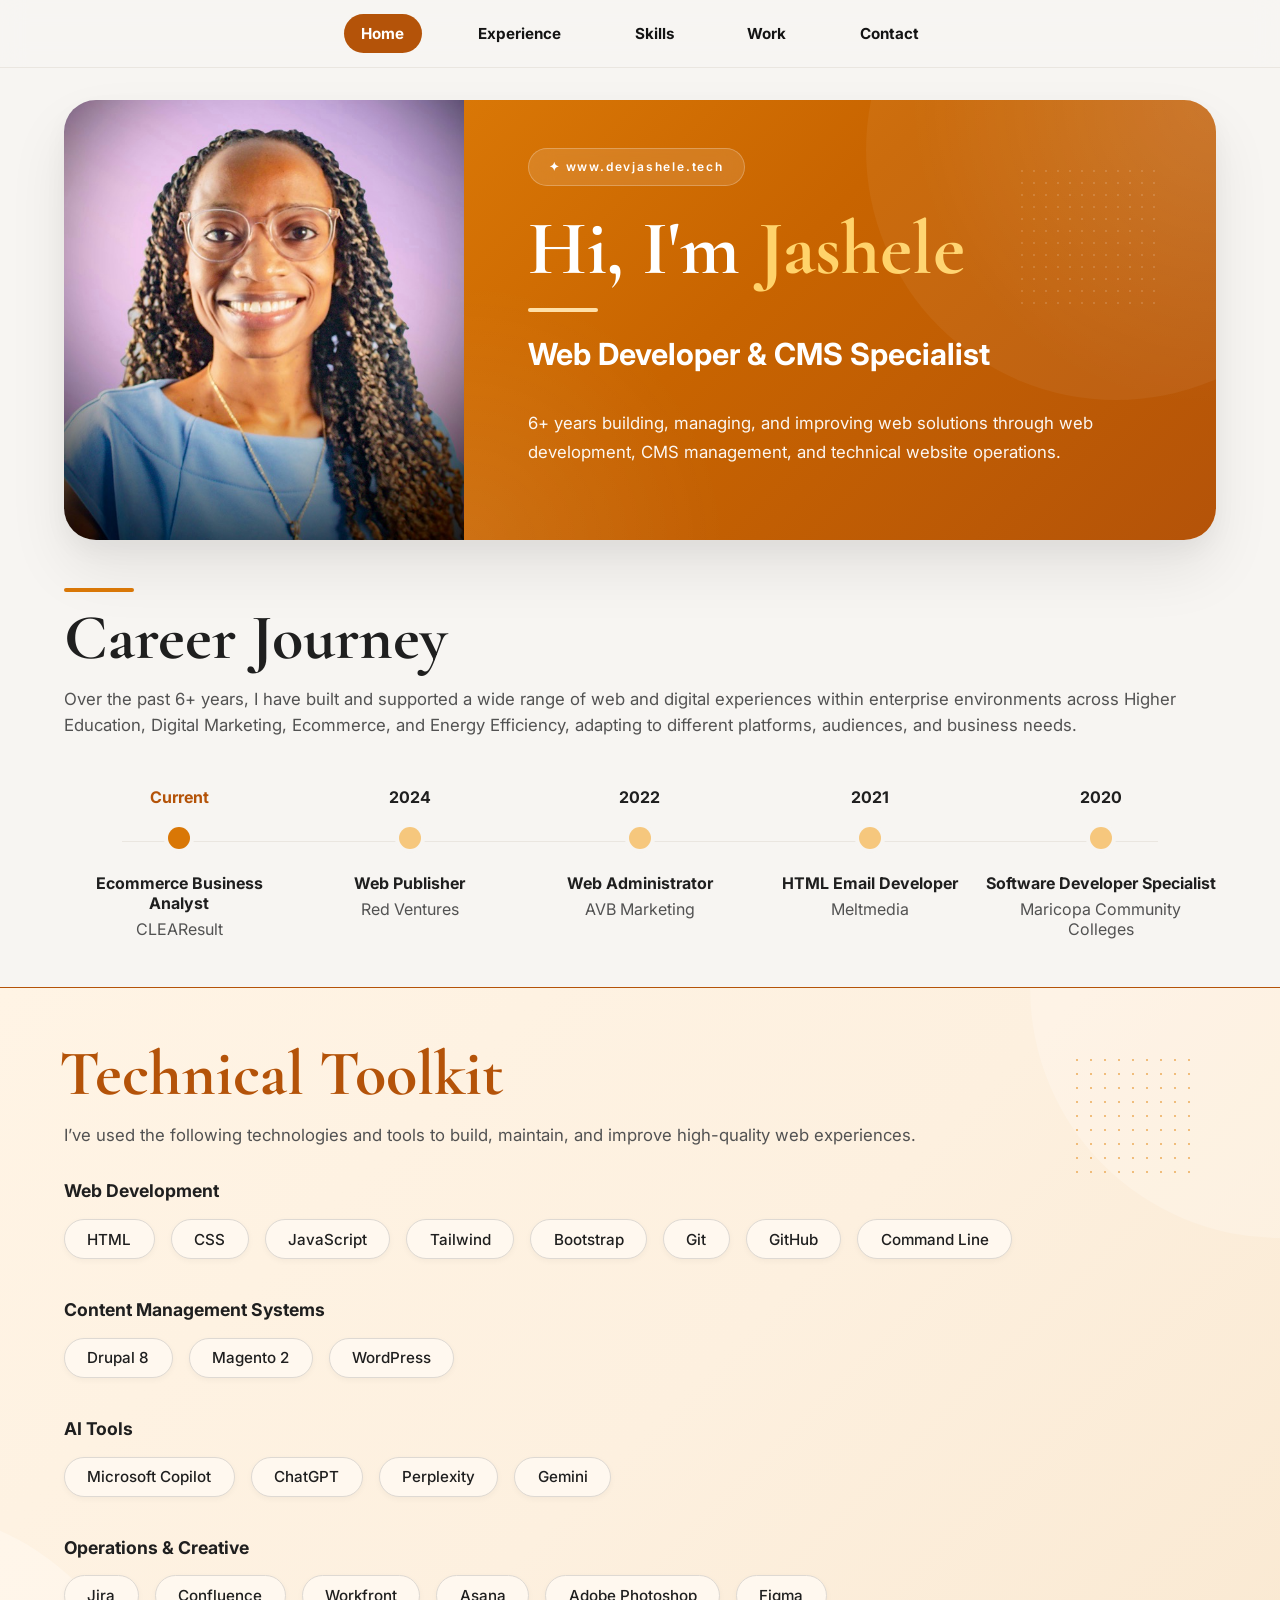
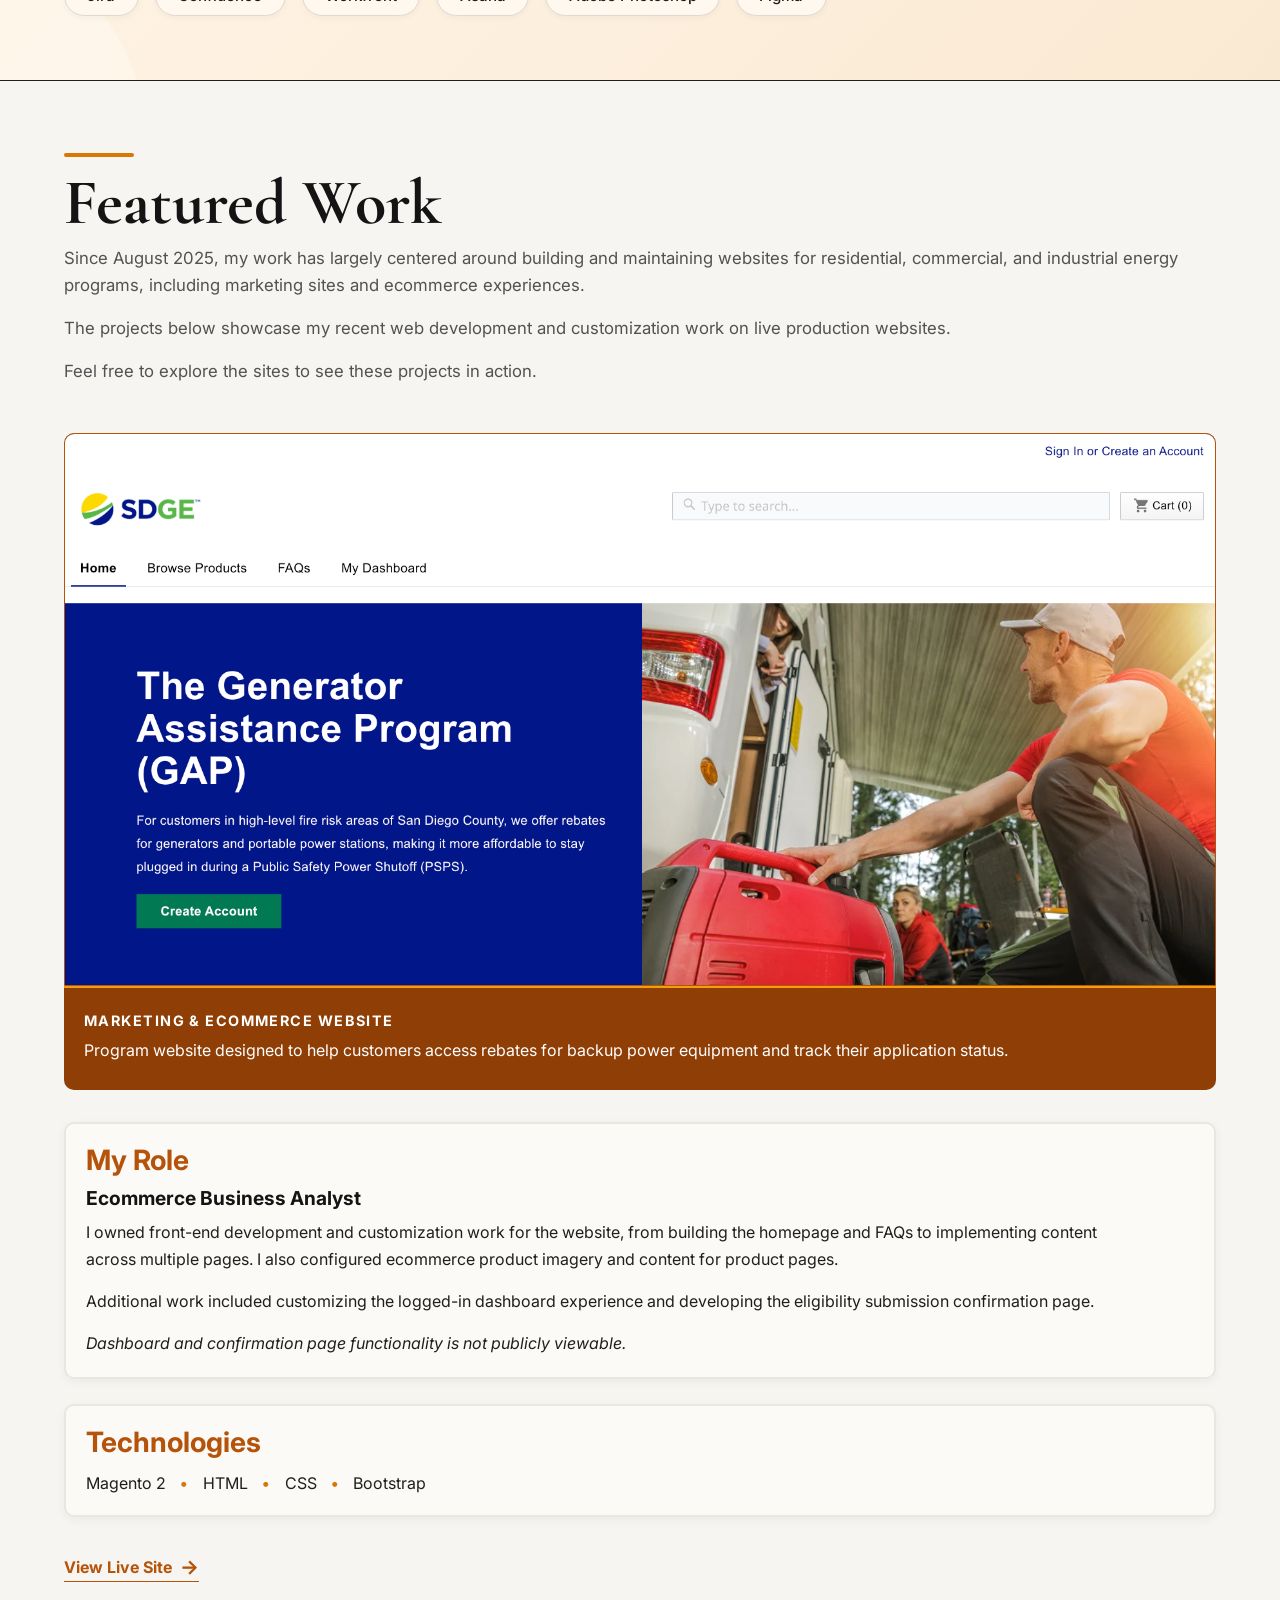
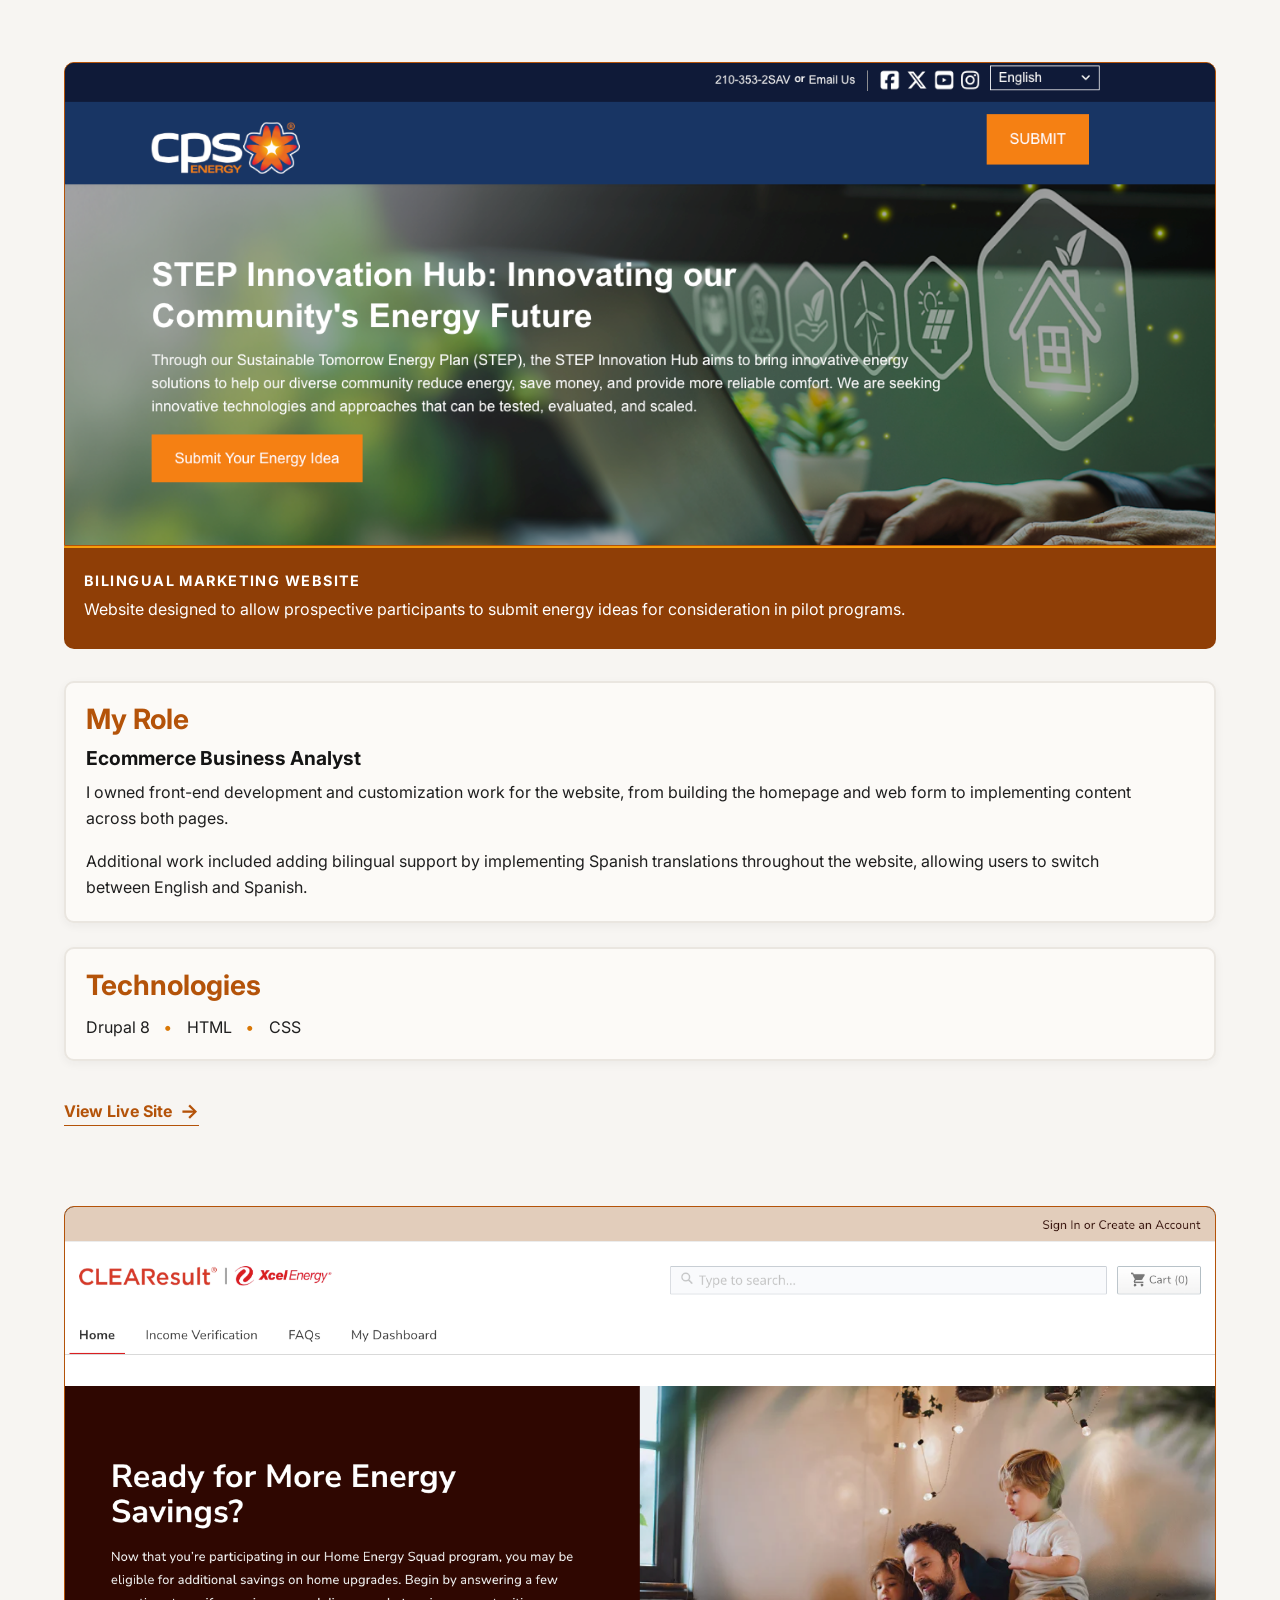
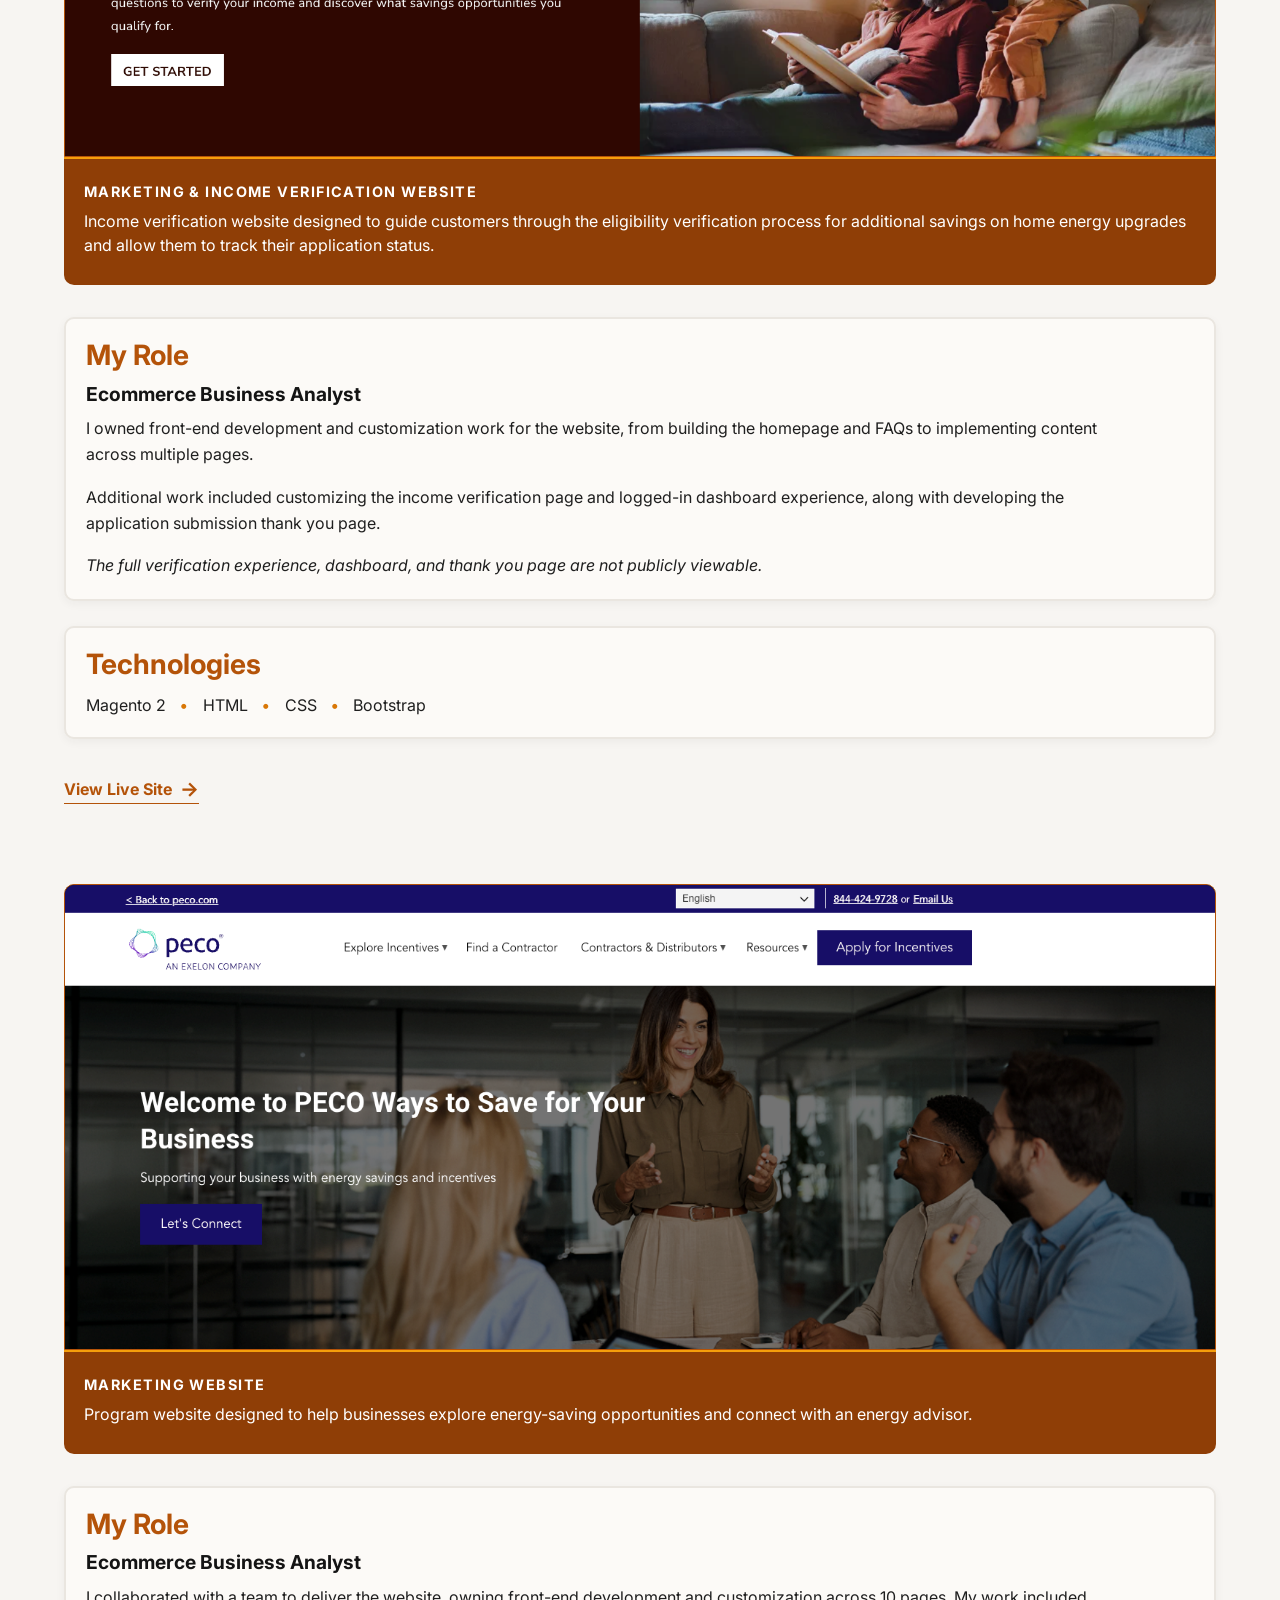
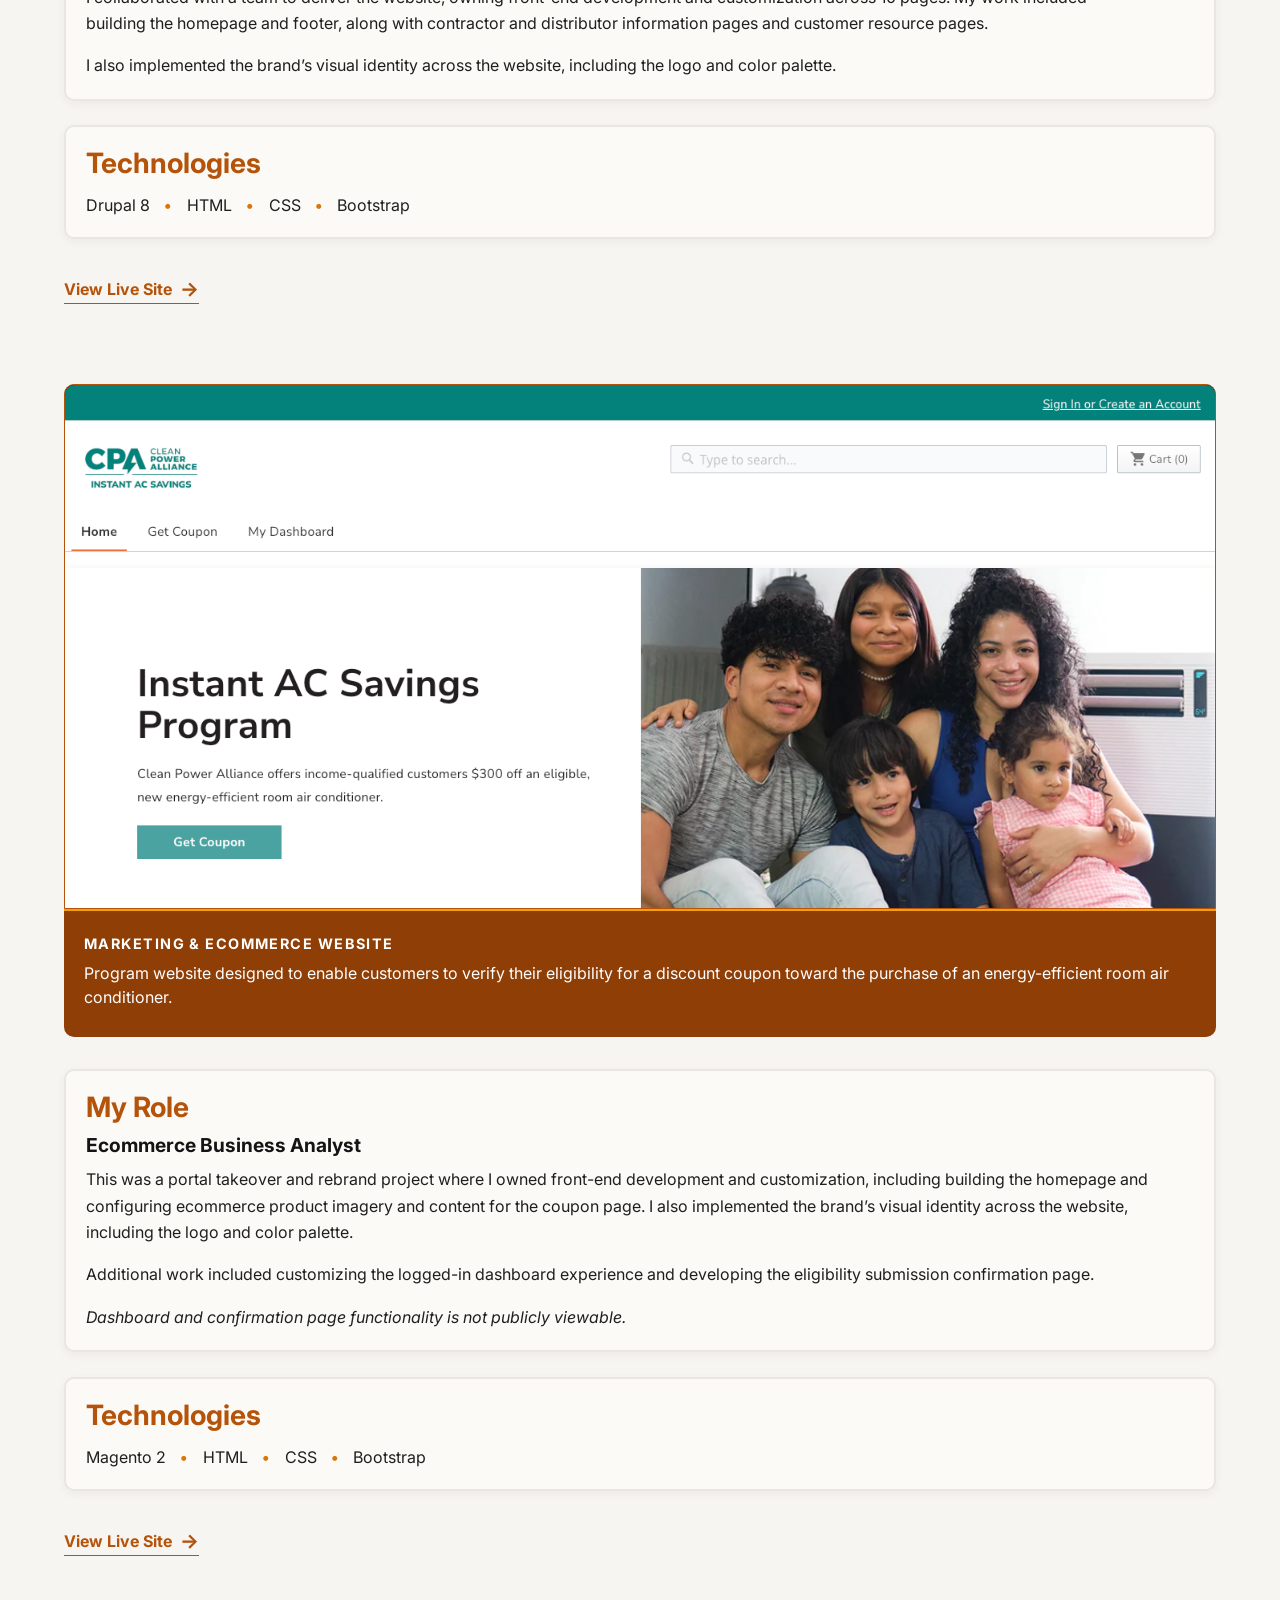
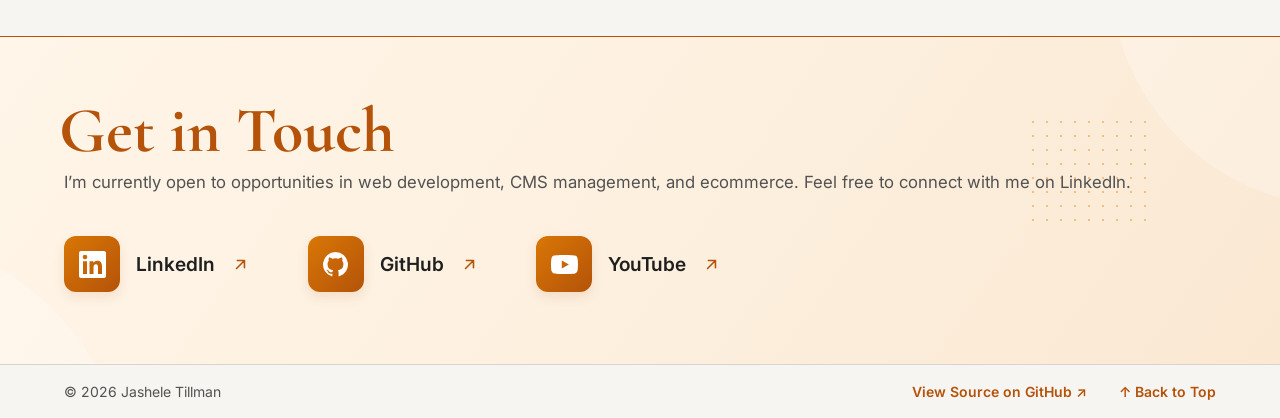
<file: index.html>
<!DOCTYPE html>

<html lang="en">

<head>

    <meta charset="UTF-8">

    <meta name="viewport" content="width=device-width, initial-scale=1.0">

    <title>Jashele T. | Web Developer & CMS Specialist</title>

    <meta name="description"
        content="Jashele Tillman - Web Developer & CMS Specialist - 6+ years building, managing, and improving web solutions through web development, CMS management, and technical website operations.">

    <link rel="icon" type="image/png" href="images/favicon.png">

    <link rel="icon" type="image/svg+xml" href="images/favicon.svg">

    <link rel="apple-touch-icon" href="images/favicon.png">



    <link rel="stylesheet" href="style.css">

    <link rel="preconnect" href="https://fonts.googleapis.com">

    <link rel="preconnect" href="https://fonts.gstatic.com" crossorigin>

    <link
        href="https://fonts.googleapis.com/css2?family=Cormorant+Garamond:wght@600;700&family=Inter:wght@400;500;600;700&display=swap"
        rel="stylesheet">

</head>

<body>

    <!-- ======================PRIMARY NAVIGATION====================== -->
    <nav class="site-nav" aria-label="Primary navigation">
        <a class="site-nav-link active" href="#home" aria-current="location">Home</a>
        <a class="site-nav-link" href="#career">Experience</a>
        <a class="site-nav-link" href="#toolkit">Skills</a>
        <a class="site-nav-link" href="#work">Work</a>
        <a class="site-nav-link" href="#contact">Contact</a>
    </nav>

    <!-- ======================HERO====================== -->
    <header class="hero" id="home">

        <div class="photo">
            <img src="images/jashele-headshot.JPG" alt="Portrait of Jashele">
        </div>

        <div class="intro">

            <div class="eyebrow">✦ www.devjashele.tech</div>

            <h1>Hi, I'm <span>Jashele</span></h1>

            <div class="accent-line"></div>

            <h2>
                Web Developer & CMS Specialist
            </h2>

            <p class="hero-copy">6+ years building, managing, and improving web solutions through web development, CMS
                management, and technical website operations.</p>

        </div>

    </header>

    <main>

        <!-- ======================CAREER JOURNEY====================== -->

        <section class="career-journey" id="career">

            <div class="section-heading">

                <div class="accent-line"></div>

                <h2>Career Journey</h2>

                <p>Over the past 6+ years, I have built and supported a wide range of web and digital experiences within
                    enterprise environments across Higher Education, Digital Marketing, Ecommerce, and Energy
                    Efficiency, adapting to different platforms, audiences, and business needs.</p>

            </div>

            <div class="career-timeline">

                <article class="career-item current">

                    <time datetime="2025">Current</time>

                    <div class="timeline-dot"></div>

                    <div class="career-details">
                        <h3>Ecommerce Business Analyst</h3>
                        <p>CLEAResult</p>
                    </div>

                </article>

                <article class="career-item">

                    <time datetime="2024">2024</time>

                    <div class="timeline-dot"></div>

                    <div class="career-details">
                        <h3>Web Publisher</h3>
                        <p>Red Ventures</p>
                    </div>

                </article>

                <article class="career-item">

                    <time datetime="2022">2022</time>

                    <div class="timeline-dot"></div>

                    <div class="career-details">
                        <h3>Web Administrator</h3>
                        <p>AVB Marketing</p>
                    </div>

                </article>

                <article class="career-item">

                    <time datetime="2021">2021</time>

                    <div class="timeline-dot"></div>

                    <div class="career-details">
                        <h3>HTML Email Developer</h3>
                        <p>Meltmedia</p>
                    </div>

                </article>

                <article class="career-item">

                    <time datetime="2020">2020</time>

                    <div class="timeline-dot"></div>

                    <div class="career-details">
                        <h3>Software Developer Specialist</h3>
                        <p>Maricopa Community Colleges</p>
                    </div>

                </article>

            </div>

        </section>

        <!-- ======================TECHNICAL TOOLKIT====================== -->

        <section class="technical-toolkit" id="toolkit">

            <div class="toolkit-shape toolkit-shape-left"></div>
            <div class="toolkit-shape toolkit-shape-right"></div>

            <div class="toolkit-dots"></div>

            <div class="toolkit-content">

                <h2>Technical Toolkit</h2>

                <p>I’ve used the following technologies and tools to build, maintain, and improve high-quality web
                    experiences.</p>

                <h3>Web Development</h3>

                <div class="toolkit-list">
                    <span>HTML</span>
                    <span>CSS</span>
                    <span>JavaScript</span>
                    <span>Tailwind</span>
                    <span>Bootstrap</span>
                    <span>Git</span>
                    <span>GitHub</span>
                    <span>Command Line</span>
                </div>

                <h3>Content Management Systems</h3>

                <div class="toolkit-list">
                    <span>Drupal 8</span>
                    <span>Magento 2</span>
                    <span>WordPress</span>
                </div>

                <h3>AI Tools</h3>

                <div class="toolkit-list">
                    <span>Microsoft Copilot</span>
                    <span>ChatGPT</span>
                    <span>Perplexity</span>
                    <span>Gemini</span>
                </div>

                <h3>Operations & Creative</h3>

                <div class="toolkit-list">
                    <span>Jira</span>
                    <span>Confluence</span>
                    <span>Workfront</span>
                    <span>Asana</span>
                    <span>Adobe Photoshop</span>
                    <span>Figma</span>
                </div>

            </div>

        </section>

        <!-- ======================FEATURED WORK====================== -->

        <section class="featured-work" id="work">

            <div class="featured-work-content">

                <div class="section-heading">

                    <div class="accent-line"></div>

                    <h2>Featured Work</h2>

                    <p>Since August 2025, my work has largely centered around building and maintaining websites for
                        residential, commercial, and industrial energy programs, including marketing sites and ecommerce
                        experiences.</p>

                    <p class="feat-work-p">The projects below showcase my recent web development and customization work
                        on live production websites.</p>

                    <p class="feat-work-p">Feel free to explore the sites to see these projects in action.</p>

                </div>

                <div class="project-list">

                    <!-- ======================Marketing & Ecommerce Website====================== -->

                    <article id="marketing-ecommerce-website" class="project">

                        <a class="project-image" href="https://sdgegap.clearesult.com/"
                            aria-label="View marketing and ecommerce website" target="_blank"
                            rel="nofollow noopener noreferrer">
                            <img src="images/power-equip-site.png" alt="Marketing and ecommerce website homepage">
                        </a>

                        <div class="project-summary">

                            <span class="project-type">Marketing &amp; Ecommerce Website</span>

                            <p>Program website designed to help customers access rebates for backup power equipment and
                                track their application status.</p>

                        </div>

                        <div class="project-details">

                            <div class="project-section">

                                <h3>My Role</h3>

                                <h4>Ecommerce Business Analyst</h4>

                                <p>I owned front-end development and customization work for the website, from building
                                    the homepage and FAQs to implementing content across multiple pages. I also
                                    configured ecommerce product imagery and content for product pages.</p>

                                <p class="feat-work-p">Additional work included customizing the logged-in dashboard
                                    experience and developing the eligibility submission confirmation page.</p>

                                <p class="project-note">Dashboard and confirmation page functionality is not publicly
                                    viewable.</p>

                            </div>

                            <div class="project-section project-technologies-section">

                                <h3>Technologies</h3>

                                <div class="project-technologies" aria-label="Technologies used">

                                    <span>Magento 2</span>
                                    <span>HTML</span>
                                    <span>CSS</span>
                                    <span>Bootstrap</span>
                                </div>

                            </div>

                            <a class="project-link" href="https://sdgegap.clearesult.com/" target="_blank"
                                rel="nofollow noopener noreferrer">
                                View Live Site
                                <span aria-hidden="true">→</span>
                            </a>

                        </div>

                    </article>

                    <!-- ======================Bilingual Marketing Website====================== -->

                    <article id="bilingual-marketing-website" class="project">

                        <a class="project-image" href="https://innovate.cpsenergy.com/cps-partners/"
                            aria-label="View bilingual marketing website" target="_blank"
                            rel="nofollow noopener noreferrer">
                            <img src="images/bilingual-marketing-site.png" alt="Bilingual marketing website homepage">
                        </a>

                        <div class="project-summary">

                            <span class="project-type">Bilingual Marketing Website</span>

                            <p>Website designed to allow prospective participants to submit energy ideas for
                                consideration in pilot programs.</p>

                        </div>

                        <div class="project-details">

                            <div class="project-section">

                                <h3>My Role</h3>

                                <h4>Ecommerce Business Analyst</h4>

                                <p>I owned front-end development and customization work for the website, from building
                                    the homepage and web form to implementing content across both pages.</p>

                                <p class="feat-work-p">Additional work included adding bilingual support by implementing
                                    Spanish translations throughout the website, allowing users to switch between
                                    English and Spanish.</p>

                            </div>

                            <div class="project-section project-technologies-section">

                                <h3>Technologies</h3>

                                <div class="project-technologies" aria-label="Technologies used">

                                    <span>Drupal 8</span>
                                    <span>HTML</span>
                                    <span>CSS</span>
                                </div>

                            </div>

                            <a class="project-link" href="https://innovate.cpsenergy.com/cps-partners/" target="_blank"
                                rel="nofollow noopener noreferrer">
                                View Live Site
                                <span aria-hidden="true">→</span>
                            </a>

                        </div>

                    </article>

                    <!-- ======================Income Verification Website====================== -->

                    <article id="income-verification-website" class="project">

                        <a class="project-image" href="https://xcelenergycoresqualify.clearesult.com/"
                            aria-label="View income verification website" target="_blank"
                            rel="nofollow noopener noreferrer">
                            <img src="images/income-verif-site.png" alt="Income verification website homepage">
                        </a>

                        <div class="project-summary">

                            <span class="project-type">Marketing & Income Verification Website</span>

                            <p>Income verification website designed to guide customers through the eligibility
                                verification process for additional savings on home energy upgrades and allow them to
                                track their application status.</p>

                        </div>

                        <div class="project-details">

                            <div class="project-section">

                                <h3>My Role</h3>

                                <h4>Ecommerce Business Analyst</h4>

                                <p>I owned front-end development and customization work for the website, from building
                                    the homepage and FAQs to implementing content across multiple pages.</p>

                                <p class="feat-work-p">Additional work included customizing the income verification page
                                    and logged-in dashboard experience, along with developing the application submission
                                    thank you page.</p>

                                <p class="project-note">The full verification experience, dashboard, and thank you page
                                    are not publicly viewable.</p>

                            </div>

                            <div class="project-section project-technologies-section">

                                <h3>Technologies</h3>

                                <div class="project-technologies" aria-label="Technologies used">

                                    <span>Magento 2</span>
                                    <span>HTML</span>
                                    <span>CSS</span>
                                    <span>Bootstrap</span>
                                </div>

                            </div>

                            <a class="project-link" href="https://xcelenergycoresqualify.clearesult.com/"
                                target="_blank" rel="nofollow noopener noreferrer">
                                View Live Site
                                <span aria-hidden="true">→</span>
                            </a>

                        </div>

                    </article>

                    <!-- ======================Marketing Website====================== -->

                    <article id="marketing-website" class="project">

                        <a class="project-image" href="https://pecobizsavings.com/peco/"
                            aria-label="View marketing website" target="_blank" rel="nofollow noopener noreferrer">
                            <img src="images/marketing-site.png" alt="Marketing Website homepage">
                        </a>

                        <div class="project-summary">

                            <span class="project-type">Marketing Website</span>

                            <p>Program website designed to help businesses explore energy-saving opportunities and
                                connect with an energy advisor.</p>

                        </div>

                        <div class="project-details">

                            <div class="project-section">

                                <h3>My Role</h3>

                                <h4>Ecommerce Business Analyst</h4>

                                <p>I collaborated with a team to deliver the website, owning front-end development and
                                    customization across 10 pages. My work included building the homepage and footer,
                                    along with contractor and distributor information pages and customer resource pages.
                                </p>

                                <p class="feat-work-p">I also implemented the brand’s visual identity across the
                                    website, including the logo and color palette.</p>

                            </div>

                            <div class="project-section project-technologies-section">

                                <h3>Technologies</h3>

                                <div class="project-technologies" aria-label="Technologies used">

                                    <span>Drupal 8</span>
                                    <span>HTML</span>
                                    <span>CSS</span>
                                    <span>Bootstrap</span>
                                </div>

                            </div>

                            <a class="project-link" href="https://pecobizsavings.com/peco/" target="_blank"
                                rel="nofollow noopener noreferrer">
                                View Live Site
                                <span aria-hidden="true">→</span>
                            </a>

                        </div>

                    </article>


                    <!-- ======================Marketing & Ecommerce Website====================== -->
                    <article id="marketing-ecommerce-website-2" class="project">

                        <a class="project-image" href="https://cpainstantacsavings.clearesult.com/"
                            aria-label="View marketing and ecommerce website" target="_blank"
                            rel="nofollow noopener noreferrer">
                            <img src="images/rebrand-site.png" alt="Marketing and ecommerce website homepage">
                        </a>

                        <div class="project-summary">

                            <span class="project-type">Marketing &amp; Ecommerce Website</span>

                            <p>Program website designed to enable customers to verify their eligibility for a discount
                                coupon toward the purchase of an energy-efficient room air conditioner.</p>

                        </div>

                        <div class="project-details">

                            <div class="project-section">

                                <h3>My Role</h3>

                                <h4>Ecommerce Business Analyst</h4>

                                <p>This was a portal takeover and rebrand project where I owned front-end development
                                    and customization, including building the homepage and configuring ecommerce product
                                    imagery and content for the coupon page. I also implemented the brand’s visual
                                    identity across the website, including the logo and color palette.</p>

                                <p class="feat-work-p">Additional work included customizing the logged-in dashboard
                                    experience and developing the eligibility submission confirmation page.</p>

                                <p class="project-note">Dashboard and confirmation page functionality is not publicly
                                    viewable.</p>

                            </div>

                            <div class="project-section project-technologies-section">

                                <h3>Technologies</h3>

                                <div class="project-technologies" aria-label="Technologies used">

                                    <span>Magento 2</span>
                                    <span>HTML</span>
                                    <span>CSS</span>
                                    <span>Bootstrap</span>
                                </div>

                            </div>

                            <a class="project-link" href="https://cpainstantacsavings.clearesult.com/" target="_blank"
                                rel="nofollow noopener noreferrer">
                                View Live Site
                                <span aria-hidden="true">→</span>
                            </a>

                        </div>

                    </article>


                </div>

            </div>

        </section>


        <!-- ======================GET IN TOUCH====================== -->

        <section class="get-in-touch" id="contact" aria-labelledby="contact-heading">

            <div class="contact-shape contact-shape-left" aria-hidden="true"></div>

            <div class="contact-shape contact-shape-right" aria-hidden="true"></div>

            <div class="contact-dots" aria-hidden="true"></div>

            <div class="get-in-touch-content">

                <h2 id="contact-heading">Get in Touch</h2>

                <p>I’m currently open to opportunities in web development, CMS management, and ecommerce. Feel free to
                    connect with me on LinkedIn.</p>

                <nav class="social-links" aria-label="Social profiles">

                    <!--LinkedIn-->
                    <a class="social-link" href="https://www.linkedin.com/in/jashelet/" target="_blank"
                        rel="noopener noreferrer" aria-label="LinkedIn, opens in a new tab">

                        <span class="social-icon" aria-hidden="true">

                            <svg viewBox="0 0 24 24" focusable="false">
                                <path
                                    d="M20.447 20.452h-3.554v-5.569c0-1.327-.024-3.037-1.852-3.037-1.853 0-2.136 1.445-2.136 2.939v5.667H9.35V9h3.414v1.561h.049c.476-.9 1.637-1.85 3.37-1.85 3.601 0 4.268 2.37 4.268 5.455v6.286zM5.337 7.433a2.062 2.062 0 1 1 0-4.124 2.062 2.062 0 0 1 0 4.124zM7.119 20.452H3.555V9h3.564v11.452zM22.225 0H1.771C.792 0 0 .774 0 1.729v20.542C0 23.227.792 24 1.771 24h20.451C23.2 24 24 23.227 24 22.271V1.729C24 .774 23.2 0 22.222 0h.003z" />
                            </svg>

                        </span>

                        <span class="social-link-label">
                            LinkedIn
                        </span>

                        <svg class="external-link-icon" viewBox="0 0 24 24" aria-hidden="true" focusable="false">
                            <path d="M7 17 17 7M8 7h9v9" />
                        </svg>

                    </a>

                    <!--GitHub-->
                    <a class="social-link" href="https://github.com/jasheloper" target="_blank"
                        rel="noopener noreferrer" aria-label="GitHub, opens in a new tab">

                        <span class="social-icon" aria-hidden="true">

                            <svg viewBox="0 0 24 24" focusable="false">
                                <path
                                    d="M12 .9a11.1 11.1 0 0 0-3.51 21.63c.55.1.75-.24.75-.53v-1.86c-3.06.67-3.71-1.3-3.71-1.3-.5-1.27-1.22-1.61-1.22-1.61-1-.68.08-.67.08-.67 1.1.08 1.68 1.13 1.68 1.13.98 1.68 2.57 1.2 3.2.92.1-.71.38-1.2.7-1.48-2.45-.28-5.03-1.23-5.03-5.47 0-1.21.43-2.2 1.13-2.98-.12-.28-.49-1.42.11-2.95 0 0 .92-.3 3.04 1.14a10.6 10.6 0 0 1 5.53 0c2.11-1.44 3.03-1.14 3.03-1.14.61 1.53.23 2.67.12 2.95.71.78 1.13 1.77 1.13 2.98 0 4.25-2.59 5.19-5.05 5.46.4.35.75 1.02.75 2.06V22c0 .29.2.64.76.53A11.1 11.1 0 0 0 12 .9z" />
                            </svg>

                        </span>

                        <span class="social-link-label">
                            GitHub
                        </span>

                        <svg class="external-link-icon" viewBox="0 0 24 24" aria-hidden="true" focusable="false">
                            <path d="M7 17 17 7M8 7h9v9" />
                        </svg>

                    </a>

                    <!--YouTube-->
                    <a class="social-link" href="https://www.youtube.com/jashelet" target="_blank"
                        rel="noopener noreferrer" aria-label="YouTube, opens in a new tab">

                        <span class="social-icon" aria-hidden="true">

                            <svg viewBox="0 0 24 24" focusable="false">
                                <path
                                    d="M23.5 6.2a3 3 0 0 0-2.1-2.1C19.6 3.6 12 3.6 12 3.6s-7.6 0-9.4.5A3 3 0 0 0 .5 6.2C0 8 0 12 0 12s0 4 .5 5.8a3 3 0 0 0 2.1 2.1c1.8.5 9.4.5 9.4.5s7.6 0 9.4-.5a3 3 0 0 0 2.1-2.1C24 16 24 12 24 12s0-4-.5-5.8ZM9.6 15.6V8.4l6.3 3.6-6.3 3.6Z" />
                            </svg>

                        </span>

                        <span class="social-link-label">
                            YouTube
                        </span>

                        <svg class="external-link-icon" viewBox="0 0 24 24" aria-hidden="true" focusable="false">
                            <path d="M7 17 17 7M8 7h9v9" />
                        </svg>

                    </a>

                </nav>

            </div>

        </section>

    </main>

    <!-- ======================FOOTER====================== -->

    <footer class="site-footer">

        <div class="site-footer-content">

            <p>&copy; 2026 Jashele Tillman</p>

            <div class="footer-links">

                <a class="footer-link" href="https://github.com/jasheloper/portfolio-v3" target="_blank"
                    rel="noopener noreferrer">View Source on GitHub ↗</a>

                <a class="back-to-top" href="#home">↑ Back to Top</a>

            </div>

        </div>

    </footer>

    <script src="script.js"></script>
</body>

</html>
</file>
<file: style.css>
:root {

/* Charcoal */
--charcoal-dark: #141414;
--charcoal: #1f1f1f;
--charcoal-light: #3f3f3f;

/* Off White */
--off-white-light: #fcfaf7;
--off-white: #f7f5f2;
--off-white-dark: #eae6e0;

/* Neutral */
--warm-gray: #d6d3d1;

/* Amber */
--amber-light: #f59e0b;
--amber: #d97706;
--amber-dark: #b45309;

/* Text */
--text-primary: #1f1f1f;
--text-secondary: #525252;

/* Background */
--background: #f7f5f2;
}
* {
box-sizing: border-box;
}
html {
scroll-behavior: smooth;
scroll-padding-top: 90px;
}
body {
margin: 0;
padding: 0;
background: var(--background);
font-family: "Inter", sans-serif;
color: var(--text-primary);
}
/* ======================PRIMARY NAVIGATION — DESKTOP====================== */
.site-nav {
position: sticky;
top: 0;
z-index: 100;
width: 100%;
margin: 0 0 2rem;
padding: .85rem 1.5rem;
display: flex;
justify-content: center;
align-items: center;
gap: clamp(1rem, 3vw, 3rem);
background: rgba(247, 245, 242, 0.70);
backdrop-filter: blur(12px);
border-bottom: 1px solid var(--off-white-dark);
border-radius: 0;
}
.site-nav-link {
display: inline-block;
padding: .65rem 1.1rem;
border-radius: 999px;
color: var(--charcoal-dark);
font-size: .95rem;
font-weight: 700;
text-decoration: none;
white-space: nowrap;
}
.site-nav-link:hover {
color: var(--amber-dark);
}
.site-nav-link.active {
background: var(--amber-dark);
color: white;
}
.site-nav-link:focus-visible {
outline: 2px solid var(--amber-dark);
outline-offset: 3px;
}
/* Navigation is intentionally omitted on mobile and smaller tablets. */
@media (max-width: 844px) {
.site-nav { display: none; }
}
/* ======================HERO====================== */
.hero {
width: min(1300px, 90%);
margin: 0 auto;
display: grid;
grid-template-columns: minmax(340px, 400px) 1fr;
background: white;
border-radius: 32px;
overflow: hidden;
box-shadow:
0 30px 60px rgba(0, 0, 0, 0.08),
0 10px 25px rgba(0, 0, 0, 0.04);
height: 440px;
}
/* ======================PHOTO====================== */
.photo {
position: relative;
overflow: hidden;
}
.photo img {
width: 100%;
height: 100%;
object-fit: cover;
object-position: center center;
display: block;
transform: scale(1.03);
}
/* ======================INTRO====================== */
.intro {
position: relative;
display: flex;
flex-direction: column;
justify-content: center;
padding: 3rem 4rem;
color: white;
background:
radial-gradient(
circle at top right,
rgba(255,255,255,.12),
transparent 35%
),
radial-gradient(
circle at bottom left,
rgba(255,255,255,.08),
transparent 30%
),
linear-gradient(
135deg,
#d97706 0%,
#c86400 40%,
#b45309 100%
);
}
/* Decorative Circle */
.intro::before {
content: "";
position: absolute;
top: -200px;
right: -150px;
width: 500px;
height: 500px;
border-radius: 50%;
background: rgba(255,255,255,.05);
}
/* Dot Pattern */
.intro::after {
content: "";
position: absolute;
top: 65px;
right: 60px;
width: 140px;
height: 140px;
background-image:
radial-gradient(
rgba(255,255,255,.25) 1px,
transparent 1px
);
background-size: 12px 12px;
opacity: .55;
}
/* ======================EYEBROW====================== */
.eyebrow {
width: fit-content;
padding: .65rem 1.25rem;
border-radius: 999px;
border: 1px solid rgba(255,255,255,.25);
background: rgba(255,255,255,.12);
backdrop-filter: blur(12px);
font-size: .75rem;
font-weight: 600;
letter-spacing: .15em;
margin-bottom: 1.75rem;
}
/* ======================TYPOGRAPHY====================== */
h1 {
font-family: "Cormorant Garamond", serif;
font-size: clamp(3.75rem, 6vw, 5.5rem);
line-height: .92;
margin: 0;
}
h1 span {
display: inline-block;
color: #ffd36b;
}
.accent-line {
width: 70px;
height: 4px;
background: #ffe0a8;
border-radius: 999px;
margin: 1.5rem 0;
}
h2 {
margin: 0 0 1.25rem 0;
font-size: 1.9rem;
font-weight: 700;
max-width: 700px;
}
.hero-copy {
max-width: 650px;
font-size: 1.05rem;
line-height: 1.7;
color: rgba(255,255,255,.95);
margin-bottom: 2rem;
}
/* ======================CAREER JOURNEY====================== */
.career-journey {
width: min(1300px, 90%);
margin: 3rem auto 0;
}
.section-heading .accent-line {
background: var(--amber);
margin: 0 0 1rem 0;
}
.section-heading h2 {
font-family: "Cormorant Garamond", serif;
font-size: clamp(3rem, 5vw, 4rem);
line-height: .95;
margin: 0 0 .5rem 0;
}
.section-heading p {
max-width: none;
margin-bottom: 3rem;
font-size: 1.05rem;
line-height: 1.6;
color: var(--text-secondary);
}
/* ======================CAREER TIMELINE====================== */
.career-timeline {
position: relative;
display: grid;
grid-template-columns: repeat(5, 1fr);
margin-top: 2.25rem;
}
.career-timeline::before {
content: "";
position: absolute;
top: 54px;
left: 5%;
right: 5%;
height: 1px;
background: var(--off-white-dark);
}
.career-item {
position: relative;
display: flex;
flex-direction: column;
align-items: center;
text-align: center;
}
.career-item time {
height: 28px;
font-size: 1rem;
font-weight: 700;
color: var(--charcoal);
}
.career-item.current time {
color: var(--amber-dark);
}
.timeline-dot {
position: relative;
z-index: 1;
width: 22px;
height: 22px;
margin: .75rem 0 1.5rem;
border-radius: 50%;
background: #f6c77d;
box-shadow: 0 0 0 4px var(--background);
}
.career-item.current .timeline-dot {
background: var(--amber);
animation: pulse-current 1.3s ease-in-out infinite;
}
@keyframes pulse-current {
0%,
100% {
box-shadow:
0 0 0 4px var(--background);
}
50% {
box-shadow:
0 0 0 4px var(--background),
0 0 0 10px rgba(217, 119, 6, 0.2);
}
}
.career-details h3 {
margin: 0 0 .35rem 0;
font-size: 1rem;
font-weight: 700;
color: var(--charcoal);
}
.career-details p {
margin: 0;
font-size: 1rem;
color: var(--text-secondary);
}
/* ======================TECHNICAL TOOLKIT====================== */
.technical-toolkit {
position: relative;
width: 100%;
margin-top: 3rem;
min-height: 350px;
overflow: hidden;
background:
linear-gradient(
135deg,
#fff4e5 0%,
#fdf0df 55%,
#fae9d2 100%
);
border-top: 1px solid var(--amber-dark);
}
.toolkit-content {
position: relative;
z-index: 2;
width: min(1300px, 90%);
margin: 0 auto;
padding: 3.5rem 0 4rem;
}
.toolkit-content h2 {
margin: 0 0 .5rem 0;
font-family: "Cormorant Garamond", serif;
font-size: clamp(3rem, 5vw, 4rem);
line-height: .95;
color: var(--amber-dark);
}
.toolkit-content h3 {
font-size: 1.1rem;
font-weight: 700;
}
.toolkit-content p {
margin-bottom: 2rem;
font-size: 1.05rem;
line-height: 1.6;
color: var(--text-secondary);
}
.toolkit-list {
display: flex;
flex-wrap: wrap;
gap: 1rem;
/* margin-top: 1.5rem; */
margin-top: .75rem;
}
.toolkit-list span {
background: #fff8ef;
/* border: 1px solid rgba(180, 83, 9, .25); */
border: 1px solid #ded9d3;
box-shadow: 0 2px 6px rgba(0, 0, 0, .04);
color: var(--charcoal);
padding: .6rem 1.4rem;
font-size: .95rem;
border-radius: 999px;
font-weight: 500;
}
.toolkit-list + h3 {
margin-top: 2.5rem;
}
/* ======================TOOLKIT DECORATION====================== */
.toolkit-shape {
position: absolute;
border-radius: 50%;
background: rgba(255,255,255,.28);
}
.toolkit-shape-left {
width: 500px;
height: 500px;
left: -350px;
bottom: -330px;
}
.toolkit-shape-right {
width: 500px;
height: 500px;
right: -250px;
top: -250px;
background: rgba(255,255,255,.2);
}
.toolkit-dots {
position: absolute;
z-index: 1;
top: 65px;
right: 7%;
width: 120px;
height: 120px;
background-image:
radial-gradient(
#e9a044 1.5px,
transparent 1.5px
);
background-size: 14px 14px;
opacity: .65;
}
/* ======================FEATURED WORK====================== */
.featured-work {
width: 100%;
background: var(--background);
border-top: 1px solid var(--charcoal);
}
.featured-work-content {
width: min(1300px, 90%);
margin: 0 auto;
padding: 4.5rem 0 5rem;
}
.featured-work .section-heading {
margin-bottom: 3rem;
}
/* .featured-work .section-heading .accent-line {
background: var(--amber);
margin: 0 0 1rem 0;
} */
.featured-work .section-heading h2 {
font-family: "Cormorant Garamond", serif;
font-size: clamp(3rem, 5vw, 4rem);
line-height: .95;
margin: 0 0 .75rem 0;
color: var(--charcoal-dark);
}
.featured-work .section-heading p {
margin: 0;
font-size: 1.05rem;
line-height: 1.6;
color: var(--text-secondary);
}
.feat-work-p {
margin-top: 1rem !important;
}
.project-list {
display: flex;
flex-direction: column;
gap: 5rem;
}
.project {
width: 100%;
}
/* ======================PROJECT SCREENSHOT====================== */
.project-image {
display: block;
position: relative;
overflow: hidden;
width: 100%;
height: auto;
margin: 0 auto;
/* margin-bottom: 0; */
background: var(--charcoal-dark);
border: 1px solid var(--amber-dark);
border-radius: 10px 10px 0 0px;
}
.project-image img {
width: 100%;
height: 100%;
display: block;
object-fit: cover;
object-position: top center;
}
/* ======================PROJECT SUMMARY====================== */
.project-summary {
width: 100%;
margin: 0 auto;
padding: 1.5rem 1.25rem 1.75rem;
background: #8F3E06;
color: white;
border-radius: 0 0 10px 10px;
border-top: 2px solid var(--amber-light);
}
.project-type {
display: block;
margin-bottom: .55rem;
font-size: 0.9rem;
font-weight: 700;
letter-spacing: .1em;
text-transform: uppercase;
color: #ffffff;
}
.project-summary p {
margin: 0;
font-size: 1rem;
line-height: 1.5;
color: white;
}
/* ======================PROJECT DETAILS====================== */
.project-section {
padding: 1.25rem;
border-radius: 10px;
background: var(--off-white-light);
border: 2px solid var(--off-white-dark);
box-shadow: 0 3px 10px rgba(31, 31, 31, .05);
}
.project-details {
padding: 2rem 0 0;
}
/* .project-section h4 {
margin: 0 0 .55rem 0;
font-family: "Cormorant Garamond", serif;
font-size: clamp(2rem, 3vw, 2.45rem);
line-height: 1;
color: var(--amber-dark);
}  */
.project-section h3 {
margin: 0 0 .55rem 0;
font-family: inherit;
font-size: clamp(1.4rem, 2.5vw, 1.75rem);
font-weight: 700;
line-height: 1.2;
color: var(--amber-dark);
}
.project-section h4 {
margin: 0 0 .45rem 0;
font-size: 1.2rem;
line-height: 1.35;
font-weight: 700;
color: var(--charcoal-dark);
}
.project-section p {
max-width: 96%;
margin: 0;
font-size: 1rem;
line-height: 1.65;
color: var(--text-primary);
}
.project-note {
margin-top: 1rem !important;
font-size: 0.75rem;
line-height: 1.5;
color: var(--text-secondary);
font-style: italic;
}
/* ======================TECHNOLOGIES====================== */
.project-technologies-section {
margin-top: 1.55rem;
}
.project-technologies {
display: flex;
flex-wrap: wrap;
align-items: center;
gap: 0;
margin-top: .75rem;
}
.project-technologies span {
display: inline-flex;
align-items: center;
font-size: 1rem;
line-height: 1.5;
color: var(--text-primary);
}
.project-technologies span:not(:last-child)::after {
content: "•";
margin: 0 .9rem;
color: var(--amber);
font-weight: 700;
}
/* ======================LIVE SITE====================== */
.project-link {
display: inline-flex;
align-items: center;
gap: .5rem;
margin-top: 2.5rem;
color: var(--amber-dark);
font-size: 1rem;
font-weight: 700;
text-decoration: none;
border-bottom: 1px solid var(--amber-dark);
padding-bottom: .25rem;
transition:
color .2s ease,
border-color .2s ease,
transform .2s ease;
}
.project-link span {
font-size: 1.25rem;
line-height: 1;
}
.project-link:hover {
color: var(--amber);
border-color: var(--amber);
transform: translateX(2px);
}
.project-link:focus-visible {
outline: 3px solid var(--amber);
outline-offset: 6px;
border-radius: 2px;
}
/* ======================GET IN TOUCH====================== */
.get-in-touch {
position: relative;
width: 100%;
min-height: 320px;
margin-top: 0;
overflow: hidden;
background:
linear-gradient(
125deg,
#fff5e8 0%,
#fdf0df 52%,
#fae8d2 100%
);
border-top: 1px solid var(--amber-dark);
}
.get-in-touch-content {
position: relative;
z-index: 2;
width: min(1300px, 90%);
margin: 0 auto;
padding: 4rem 0 4.5rem;
}
.get-in-touch-content h2 {
margin: 0 0 .5rem 0;
font-family: "Cormorant Garamond", serif;
font-size: clamp(3rem, 5vw, 4rem);
line-height: .95;
color: var(--amber-dark);
}
.get-in-touch-content > p {
margin: 0;
font-size: 1.05rem;
line-height: 1.6;
color: var(--text-secondary);
}
.social-links {
position: relative;
z-index: 2;
display: flex;
align-items: center;
flex-wrap: wrap;
gap: clamp(2rem, 4.5vw, 4.5rem);
margin-top: 2.5rem;
}
.social-link {
display: inline-flex;
align-items: center;
gap: 1rem;
color: var(--charcoal);
font-size: 1.2rem;
font-weight: 600;
text-decoration: none;
transition:
color .2s ease,
transform .2s ease;
}
.social-icon {
display: inline-flex;
flex: 0 0 56px;
align-items: center;
justify-content: center;
width: 56px;
height: 56px;
border-radius: 12px;
background:
linear-gradient(
135deg,
var(--amber) 0%,
var(--amber-dark) 100%
);
box-shadow:
0 5px 12px rgba(180, 83, 9, .12);
transition:
box-shadow .2s ease,
transform .2s ease;
}
.social-icon svg {
display: block;
width: 27px;
height: 27px;
fill: #fff;
}
.external-link-icon {
width: 19px;
height: 19px;
flex: 0 0 19px;
fill: none;
stroke: var(--amber-dark);
stroke-width: 2;
stroke-linecap: round;
stroke-linejoin: round;
transition:
transform .2s ease;
}
.social-link:hover {
color: var(--amber-dark);
transform: translateY(-2px);
}
.social-link:hover .social-icon {
box-shadow:
0 8px 18px rgba(180, 83, 9, .2);
}
.social-link:hover .external-link-icon {
transform: translate(2px, -2px);
}
.social-link:focus-visible {
outline: 3px solid var(--amber);
outline-offset: 6px;
border-radius: 4px;
}
/* Decorative background shapes: a subtle variation on Technical Toolkit. */
.contact-shape {
position: absolute;
border-radius: 50%;
background: rgba(255, 255, 255, .28);
pointer-events: none;
}
.contact-shape-left {
width: 520px;
height: 520px;
left: -390px;
bottom: -390px;
background: rgba(255, 255, 255, .22);
}
.contact-shape-right {
width: 470px;
height: 470px;
right: -300px;
top: -300px;
background: rgba(255, 255, 255, .24);
}
.contact-dots {
position: absolute;
z-index: 1;
top: 78px;
right: 10%;
width: 126px;
height: 112px;
background-image:
radial-gradient(
#e9a044 1.5px,
transparent 1.5px
);
background-size: 14px 14px;
opacity: .58;
pointer-events: none;
}
/* ======================FOOTER====================== */
.site-footer {
width: 100%;
padding: 1rem 0;
background: var(--background);
border-top: 1px solid var(--warm-gray);
}
.site-footer-content {
width: min(1300px, 90%);
margin: 0 auto;
display: flex;
justify-content: space-between;
align-items: center;
gap: 1rem;
}
.footer-links {
display: flex;
align-items: center;
gap: 2rem;
}
.footer-link,
.back-to-top {
color: var(--amber-dark);
font-size: .875rem;
font-weight: 600;
text-decoration: none;
}
.footer-link:hover,
.back-to-top:hover {
text-decoration: underline;
}
/* .back-to-top {
color: var(--amber-dark);
font-size: .875rem;
font-weight: 600;
text-decoration: none;
} */
.site-footer p {
margin: 0;
color: var(--text-secondary);
font-size: 0.875rem;
line-height: 1.5;
}
/* Optical alignment for serif section headings */
.toolkit-content h2,
.get-in-touch-content h2 {
transform: translateX(-5px);
}
/* ======================RESPONSIVE STYLING====================== */

/* MOBILE — TECHNICAL TOOLKIT, FEATURED WORK & GET IN TOUCH */
@media (max-width: 767px) {

/* TECHNICAL TOOLKIT */
.toolkit-dots {
opacity: .15;
}
.toolkit-content {
padding: 2.5rem 0 2.5rem;
}
.toolkit-content p {
margin-bottom: 1.5rem;
}
.toolkit-list + h3 {
margin-top: 1.75rem;
}
.toolkit-list {
gap: .5rem;
}
.toolkit-list span {
padding: .5rem 1rem;
font-size: .875rem;
}
/* FEATURED WORK */
.project {
width: calc(100% + 1rem);
margin-left: -.5rem;
}
.project-image {
display: block;
position: relative;
z-index: 2;
overflow: hidden;
width: 100%;
height: auto;
margin: 0 auto -1.25rem;
background: white;
border: 6px solid rgba(255, 255, 255, .95);
border-radius: 12px;
box-shadow: 0 12px 28px rgba(31, 31, 31, .20);
}
.project-image img {
display: block;
width: 100%;
height: auto;
object-fit: contain;
object-position: top center;
}
.project-summary {
position: relative;
z-index: 1;
width: 100%;
margin: 0 auto;
background: #8F3E06;
color: white;
border-radius: 0 0 10px 10px;
padding-top: 3rem;
padding-bottom: 1.5rem;
padding-left: 1.25rem;
padding-right: 1rem;
}
.project-summary p {
font-size: .95rem;
}
.project-type {
font-size: 1rem;
}
/* PROJECT DETAILS */
.project-section h3 {
font-size: 1.85rem;
}
.project-section h4 {
font-size: 1.1rem;
}
.project-section p {
font-size: .95rem;
line-height: 1.6;
}
.project-note {
font-size: .75rem;
}
.project-technologies span {
font-size: .95rem;
}
.project-link {
font-size: .95rem;
}
/* GET IN TOUCH */
.contact-dots {
opacity: .15;
}
.social-links {
flex-direction: column;
align-items: flex-start;
gap: 1.25rem;
}
.social-icon {
flex-basis: 48px;
width: 48px;
height: 48px;
}
.social-icon svg {
width: 24px;
height: 24px;
}
}

/* HERO — RESPONSIVE */
@media (max-width: 844px) {

/* HERO */

.hero {
width: 90%;
height: auto;
grid-template-columns: 1fr;
}
.photo {
height: 100vw;
max-height: 740px;
}
.photo img {
width: 100%;
height: 100%;
object-fit: cover;
object-position: center top;
transform: none;
}
.intro {
padding: 2.5rem 2rem;
}
}

/* CAREER TIMELINE — RESPONSIVE */
@media (max-width: 769px) {

/* CAREER TIMELINE */

.career-timeline {
display: flex;
flex-direction: column;
gap: 2.25rem;
margin-top: 2rem;
padding-left: 1.5rem;
}
.career-timeline::before {
top: 10px;
bottom: 10px;
left: 10px;
right: auto;
width: 1px;
height: auto;
}
.career-item {
display: grid;
grid-template-columns: 22px 1fr;
grid-template-rows: auto auto;
column-gap: 1.5rem;
align-items: start;
text-align: left;
}
.career-item time {
grid-column: 2;
grid-row: 1;
height: auto;
margin-bottom: 0.25rem;
}
.timeline-dot {
grid-column: 1;
grid-row: 1 / 3;
margin: 0;
}
.career-details {
grid-column: 2;
grid-row: 2;
}
.career-details h3 {
margin-bottom: 0.35rem;
}
}

/* HERO — RESPONSIVE HEIGHT */
@media (max-width: 1125px) {
.hero {
height: auto;
}
}

/* Stack footer content on narrow mobile screens to prevent crowding. */
@media (max-width: 700px) {
.site-footer-content,
.footer-links {
flex-direction: column;
align-items: center;
gap: .75rem;
}
.site-footer {
padding: 1rem 0 calc(2rem + env(safe-area-inset-bottom));
}
}
</file>
